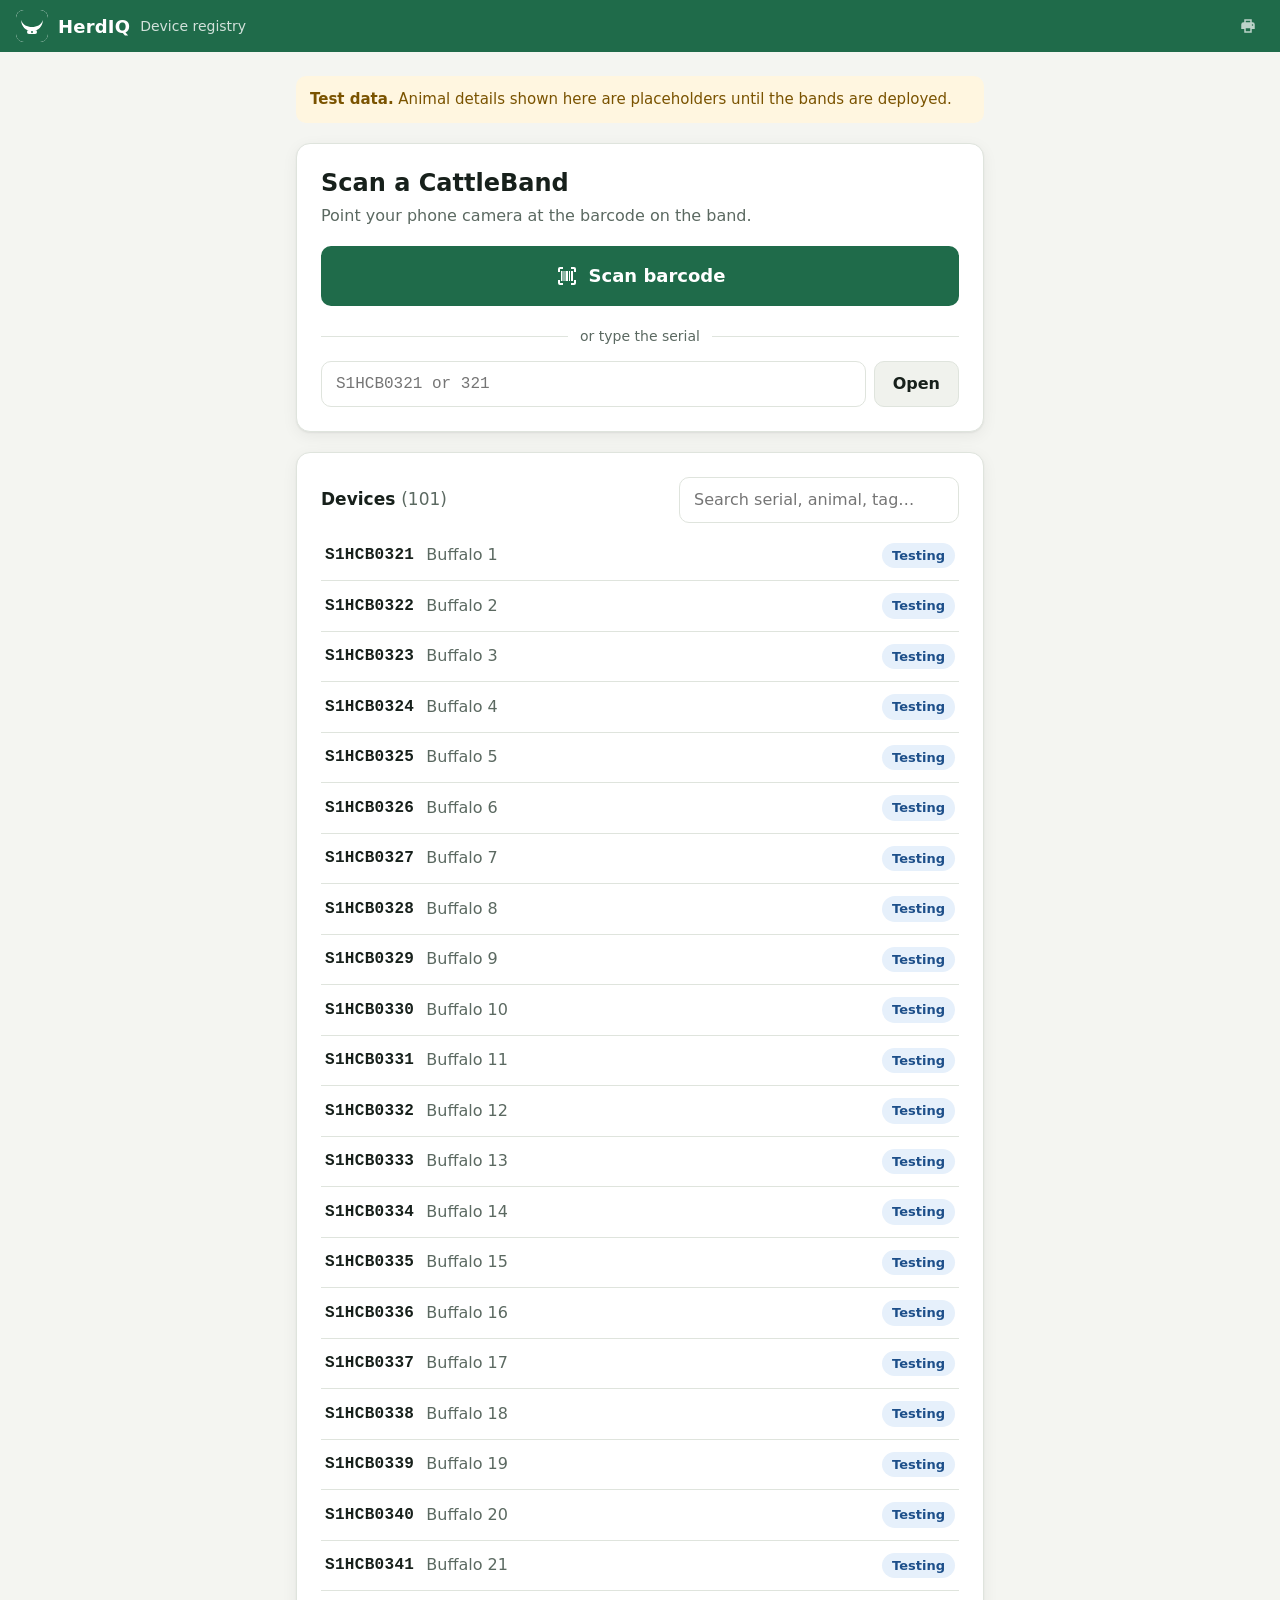
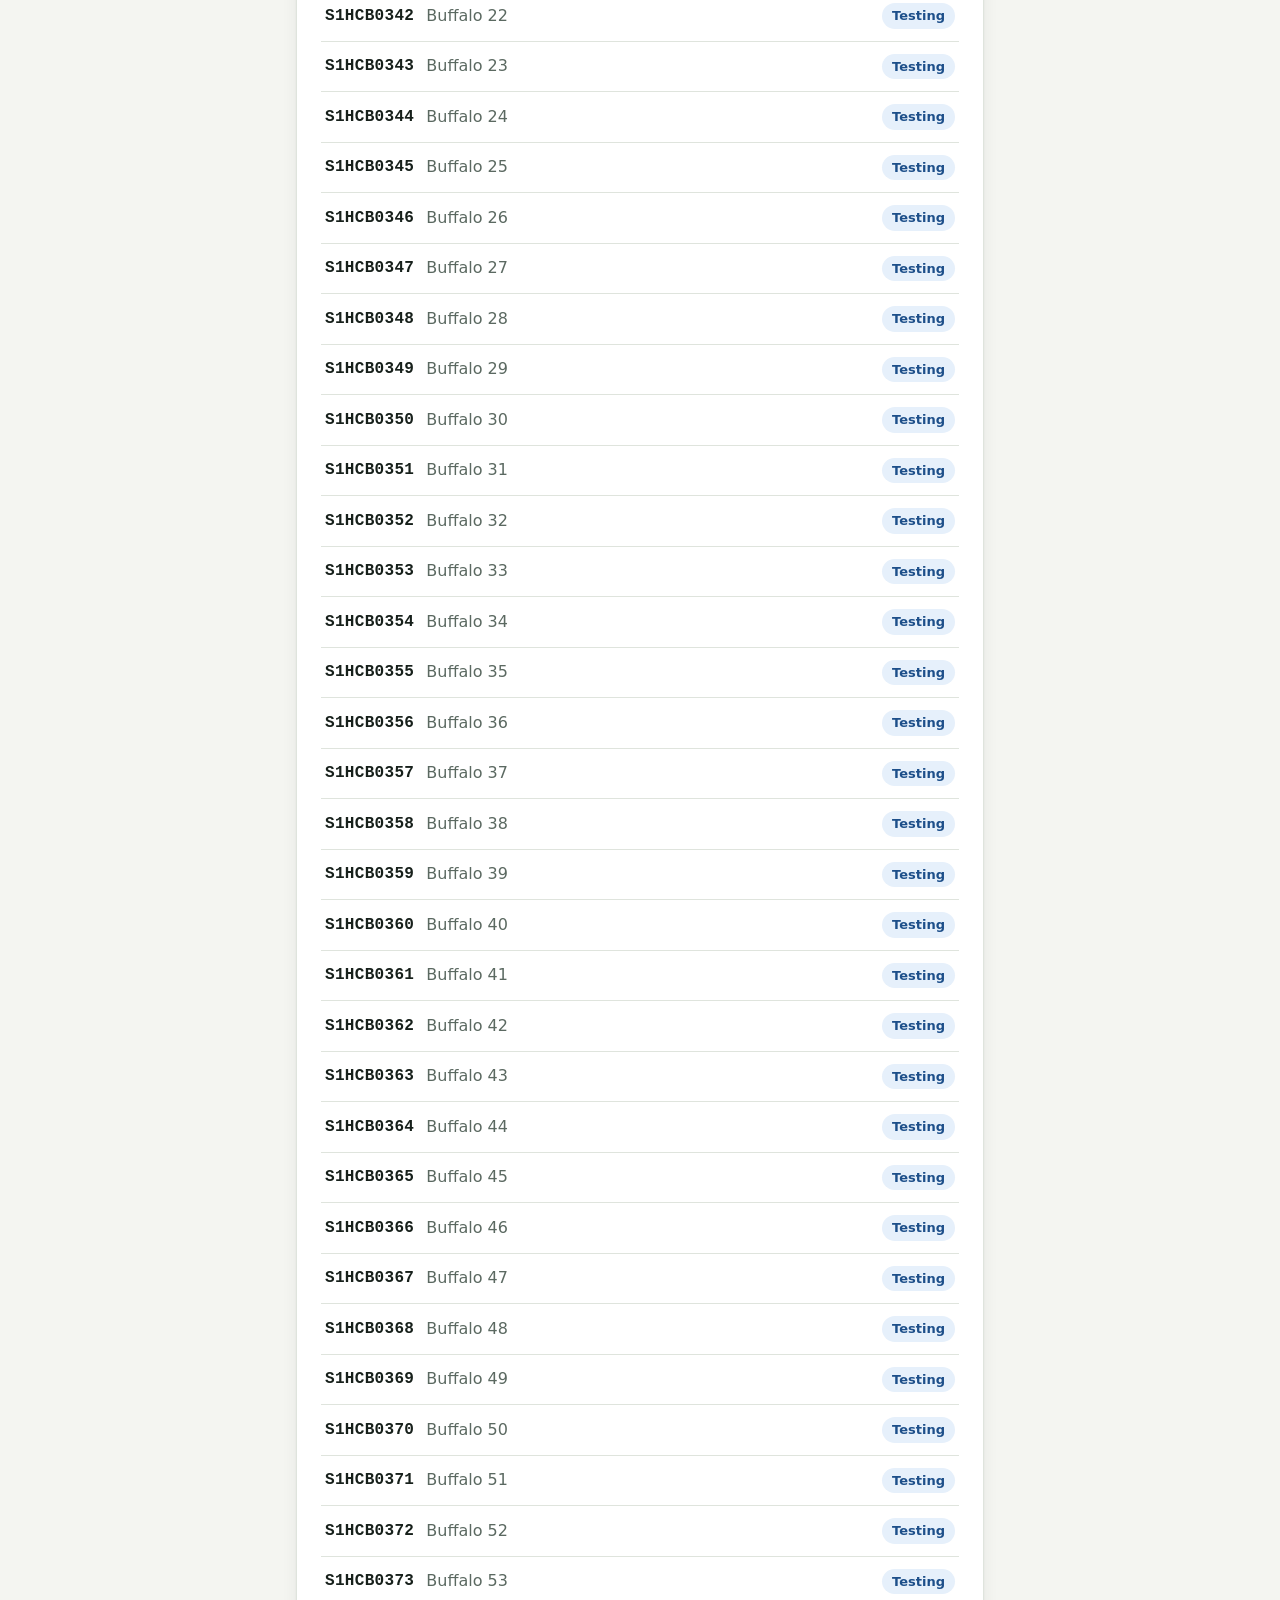
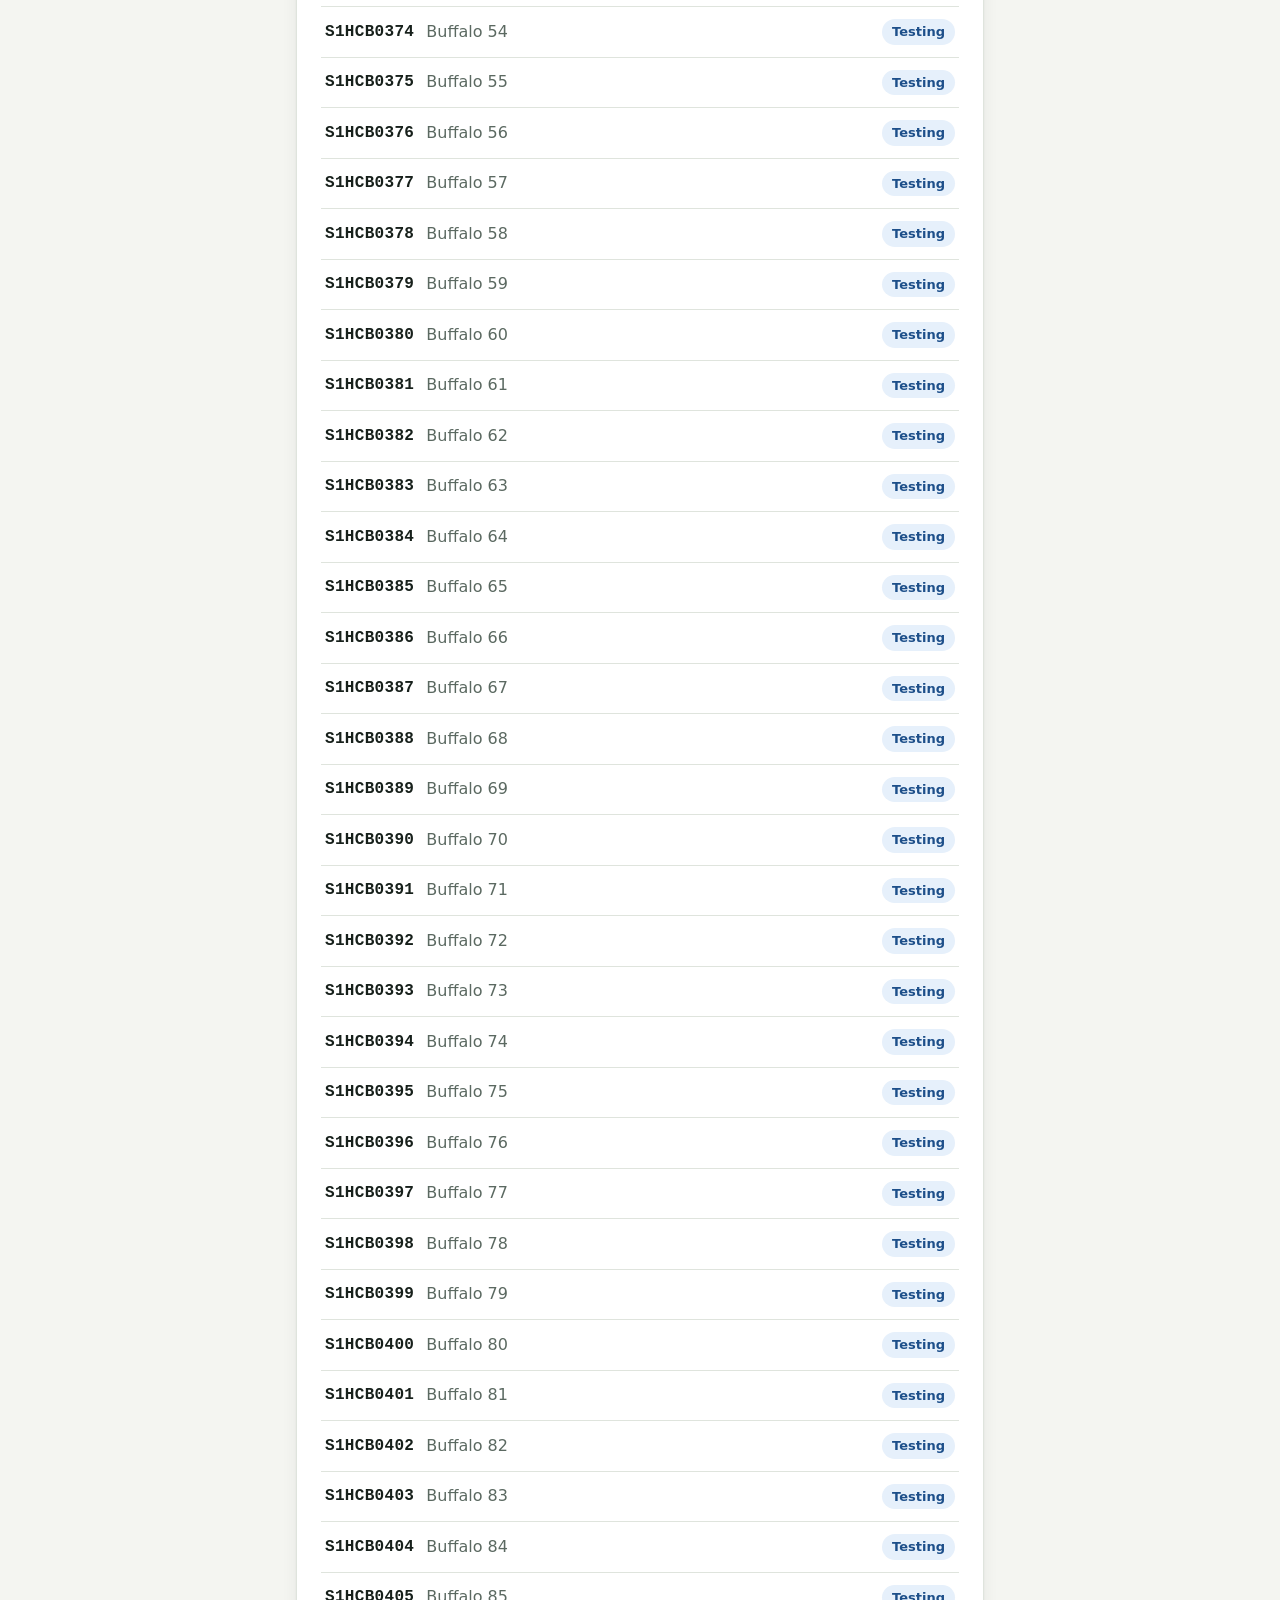
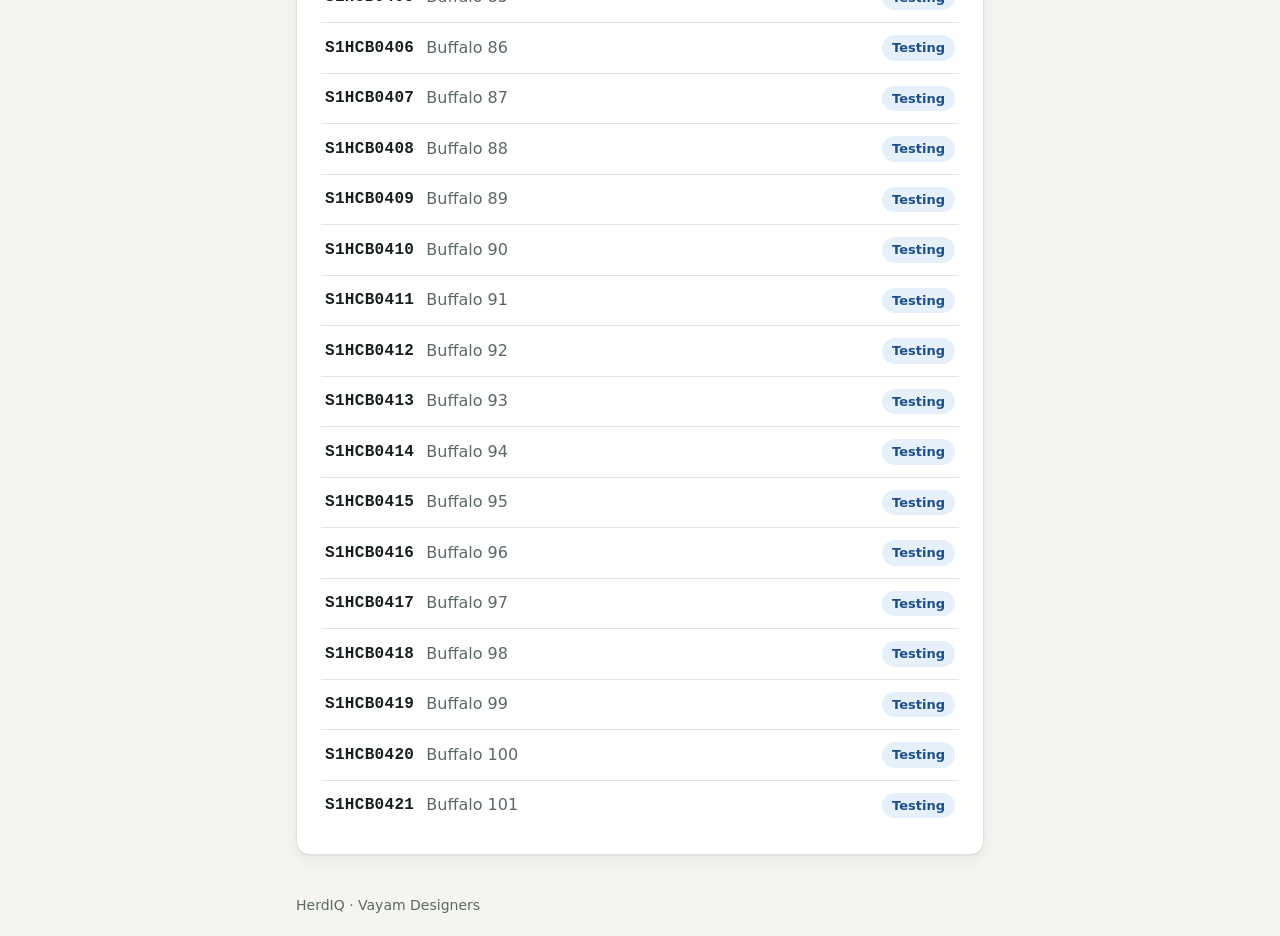
<file: site/index.html>
<!doctype html>
<html lang="en">
<head>
  <meta charset="utf-8">
  <meta name="viewport" content="width=device-width, initial-scale=1, viewport-fit=cover">
  <title>HerdIQ · Device Registry</title>
  <meta name="description" content="Scan a HerdIQ CattleBand to see the device and the animal it is fitted to.">
  <meta name="theme-color" content="#1f6b4a">
  <link rel="icon" href="assets/img/icon.svg" type="image/svg+xml">
  <link rel="apple-touch-icon" href="assets/img/icon-192.png">
  <link rel="manifest" href="manifest.webmanifest">
  <link rel="stylesheet" href="assets/css/app.css">
  <script src="assets/js/config.js"></script>
  <script src="assets/js/serial.js" defer></script>
  <script src="assets/js/ui.js" defer></script>
  <script src="assets/js/data.js" defer></script>
  <script src="assets/js/scanner.js" defer></script>
  <script src="assets/js/home.js" defer></script>
</head>
<body>
  <header class="topbar">
    <a class="brand" href="./">
      <img src="assets/img/icon.svg" alt="" width="32" height="32">
      <span class="brand__name">HerdIQ</span>
      <span class="brand__sub">Device registry</span>
    </a>
    <a class="topbar__tool" href="labels/" title="Print labels" aria-label="Print labels">
      <svg aria-hidden="true" viewBox="0 0 24 24" width="18" height="18"><path fill="currentColor" d="M7 3h10v4h1a3 3 0 0 1 3 3v6h-4v5H7v-5H3v-6a3 3 0 0 1 3-3h1V3Zm2 2v2h6V5H9Zm0 10v4h6v-4H9Zm9-5.5a1 1 0 1 0 0 2 1 1 0 0 0 0-2Z"/></svg>
    </a>
  </header>

  <main class="container">
    <div class="banner" id="test-banner" hidden>
      <strong>Test data.</strong> Animal details shown here are placeholders until the bands are deployed.
    </div>

    <section class="card card--hero" aria-labelledby="scan-title">
      <h1 id="scan-title" class="hero__title">Scan a CattleBand</h1>
      <p class="hero__text">Point your phone camera at the barcode on the band.</p>
      <button type="button" class="btn btn--primary btn--xl" id="scan-btn">
        <svg aria-hidden="true" viewBox="0 0 24 24" width="24" height="24"><path fill="currentColor" d="M3 5a2 2 0 0 1 2-2h3v2H5v3H3V5Zm13-2h3a2 2 0 0 1 2 2v3h-2V5h-3V3ZM3 16h2v3h3v2H5a2 2 0 0 1-2-2v-3Zm16 0h2v3a2 2 0 0 1-2 2h-3v-2h3v-3ZM6 7h1.5v10H6V7Zm2.5 0h1v10h-1V7Zm2 0H13v10h-2.5V7Zm3.5 0h1v10h-1V7Zm2 0h2v10h-2V7Z"/></svg>
        Scan barcode
      </button>

      <div class="divider"><span>or type the serial</span></div>

      <form class="serial-form" id="serial-form" novalidate>
        <label class="visually-hidden" for="serial-input">Serial number</label>
        <input class="input input--mono" id="serial-input" name="serial" type="text"
               inputmode="text" autocomplete="off" autocapitalize="characters" spellcheck="false"
               placeholder="S1HCB0321 or 321" maxlength="40">
        <button type="submit" class="btn btn--secondary">Open</button>
      </form>
      <p class="form-error" id="serial-error" role="alert" hidden></p>
    </section>

    <section class="card" aria-labelledby="list-title">
      <div class="list-head">
        <h2 id="list-title" class="section-title">Devices <span class="count" id="device-count"></span></h2>
        <label class="visually-hidden" for="filter-input">Search devices</label>
        <input class="input input--search" id="filter-input" type="search" placeholder="Search serial, animal, tag…" autocomplete="off">
      </div>
      <div id="device-list" class="device-list" aria-live="polite">
        <p class="muted">Loading devices…</p>
      </div>
    </section>
  </main>

  <footer class="footer">
    <span>HerdIQ · Vayam Designers</span>
  </footer>

  <!-- Full-screen camera scanner -->
  <div class="scanner" id="scanner" role="dialog" aria-modal="true" aria-label="Barcode scanner" hidden>
    <video class="scanner__video" id="scanner-video" playsinline muted></video>
    <div class="scanner__mask">
      <div class="scanner__guide" id="scanner-guide"><span class="scanner__laser"></span></div>
    </div>
    <div class="scanner__top">
      <button type="button" class="icon-btn" id="scanner-close" aria-label="Close scanner">
        <svg aria-hidden="true" viewBox="0 0 24 24" width="24" height="24"><path fill="currentColor" d="M18.3 5.7 12 12l6.3 6.3-1.4 1.4L10.6 13.4 4.3 19.7 2.9 18.3 9.2 12 2.9 5.7 4.3 4.3l6.3 6.3 6.3-6.3 1.4 1.4Z"/></svg>
      </button>
      <button type="button" class="icon-btn" id="scanner-torch" aria-label="Toggle flashlight" aria-pressed="false" hidden>
        <svg aria-hidden="true" viewBox="0 0 24 24" width="24" height="24"><path fill="currentColor" d="M7 2h10v4l-3 4v12h-4V10L7 6V2Zm2 2v1.3l3 4 3-4V4H9Z"/></svg>
      </button>
    </div>
    <div class="scanner__bottom">
      <p class="scanner__hint" id="scanner-hint">Starting camera…</p>
      <div class="scanner__error" id="scanner-error" hidden>
        <p id="scanner-error-text"></p>
        <div class="scanner__actions">
          <button type="button" class="btn btn--primary" id="scanner-retry">Try again</button>
          <button type="button" class="btn btn--ghost" id="scanner-type">Type serial</button>
        </div>
      </div>
    </div>
  </div>
</body>
</html>
</file>
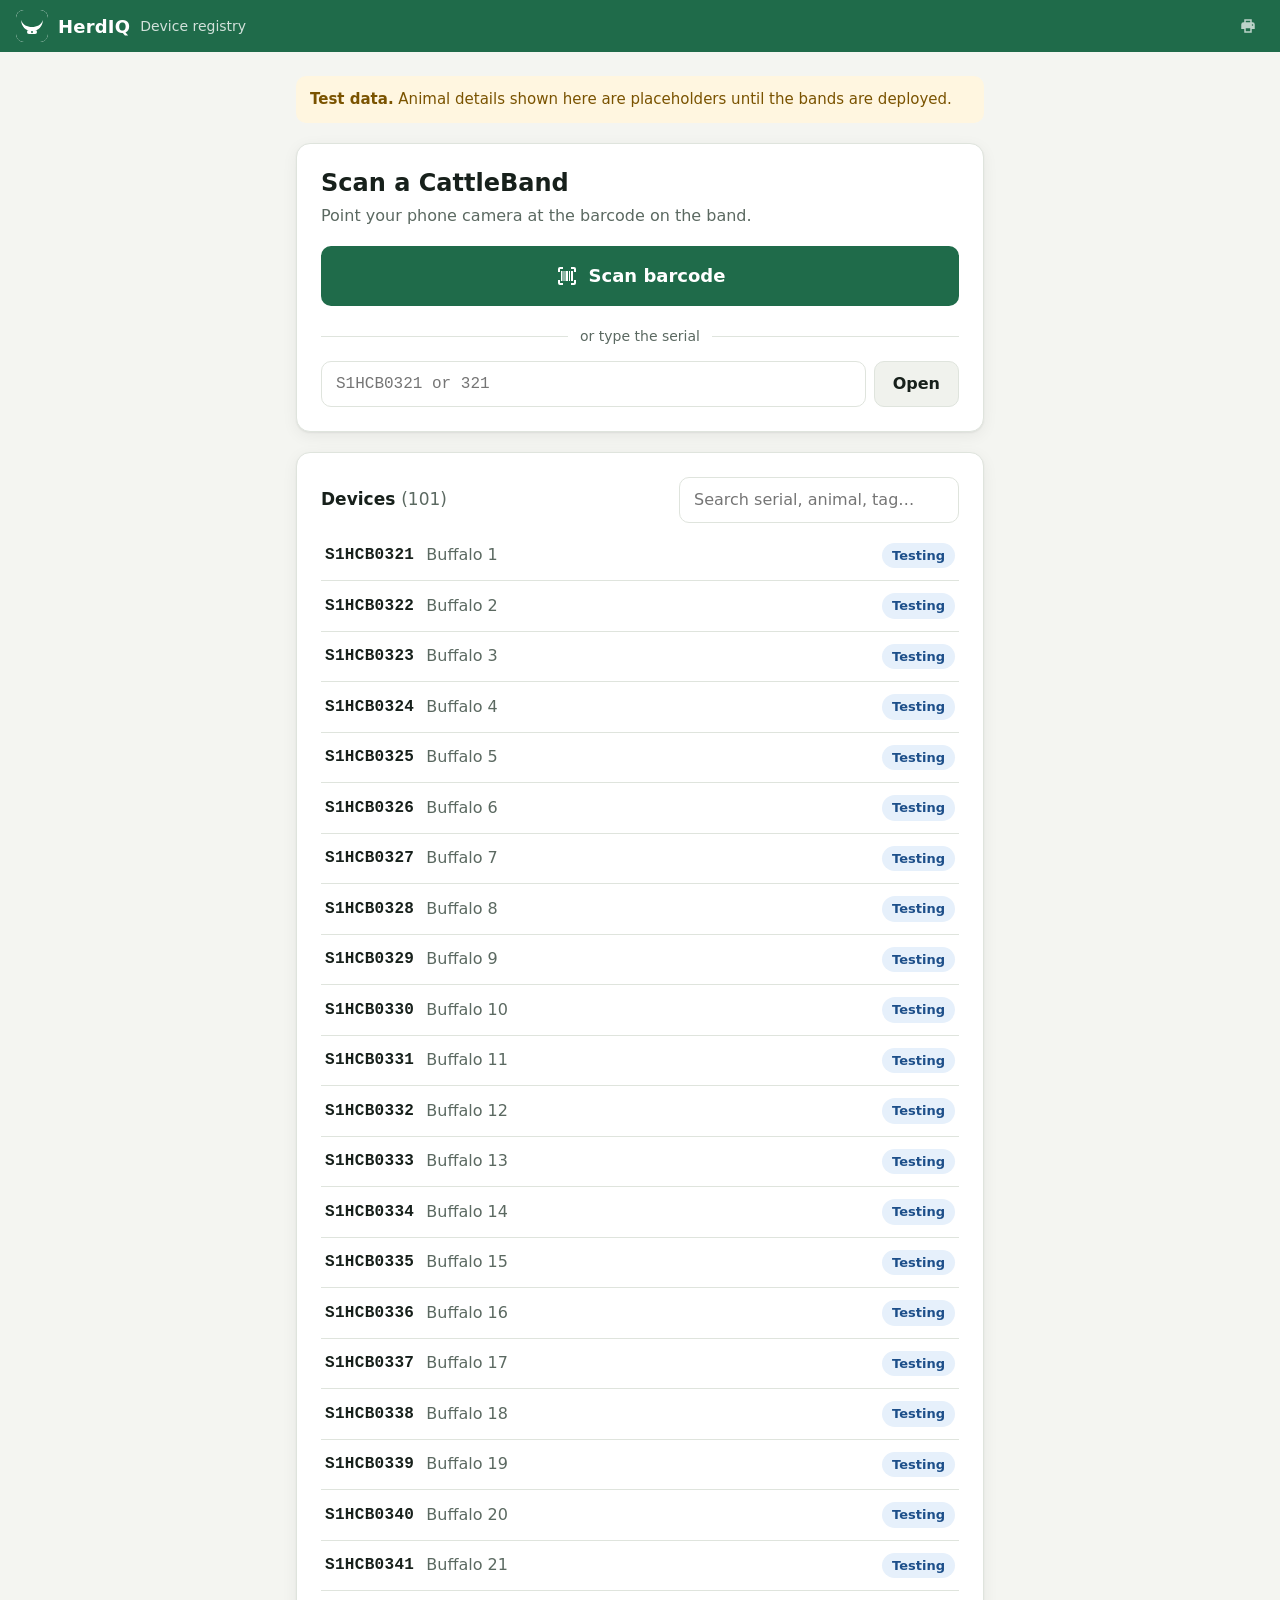
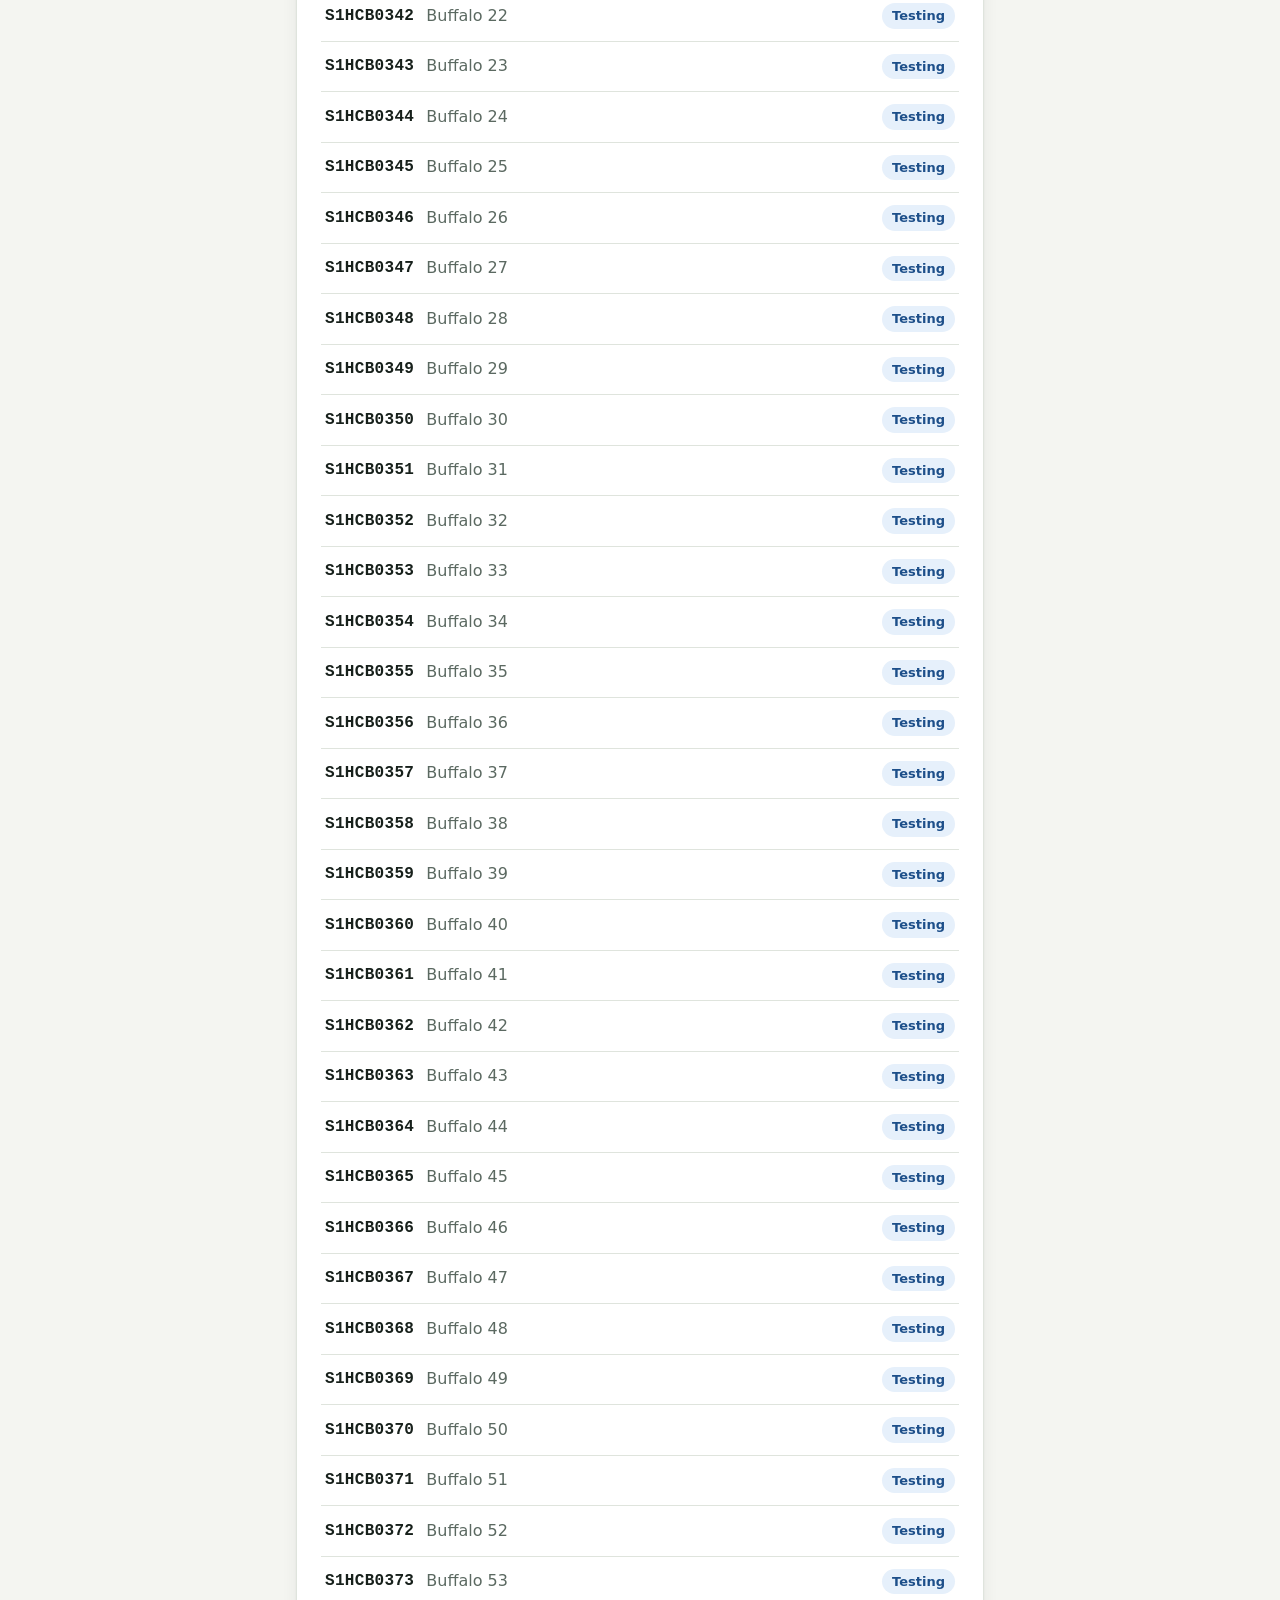
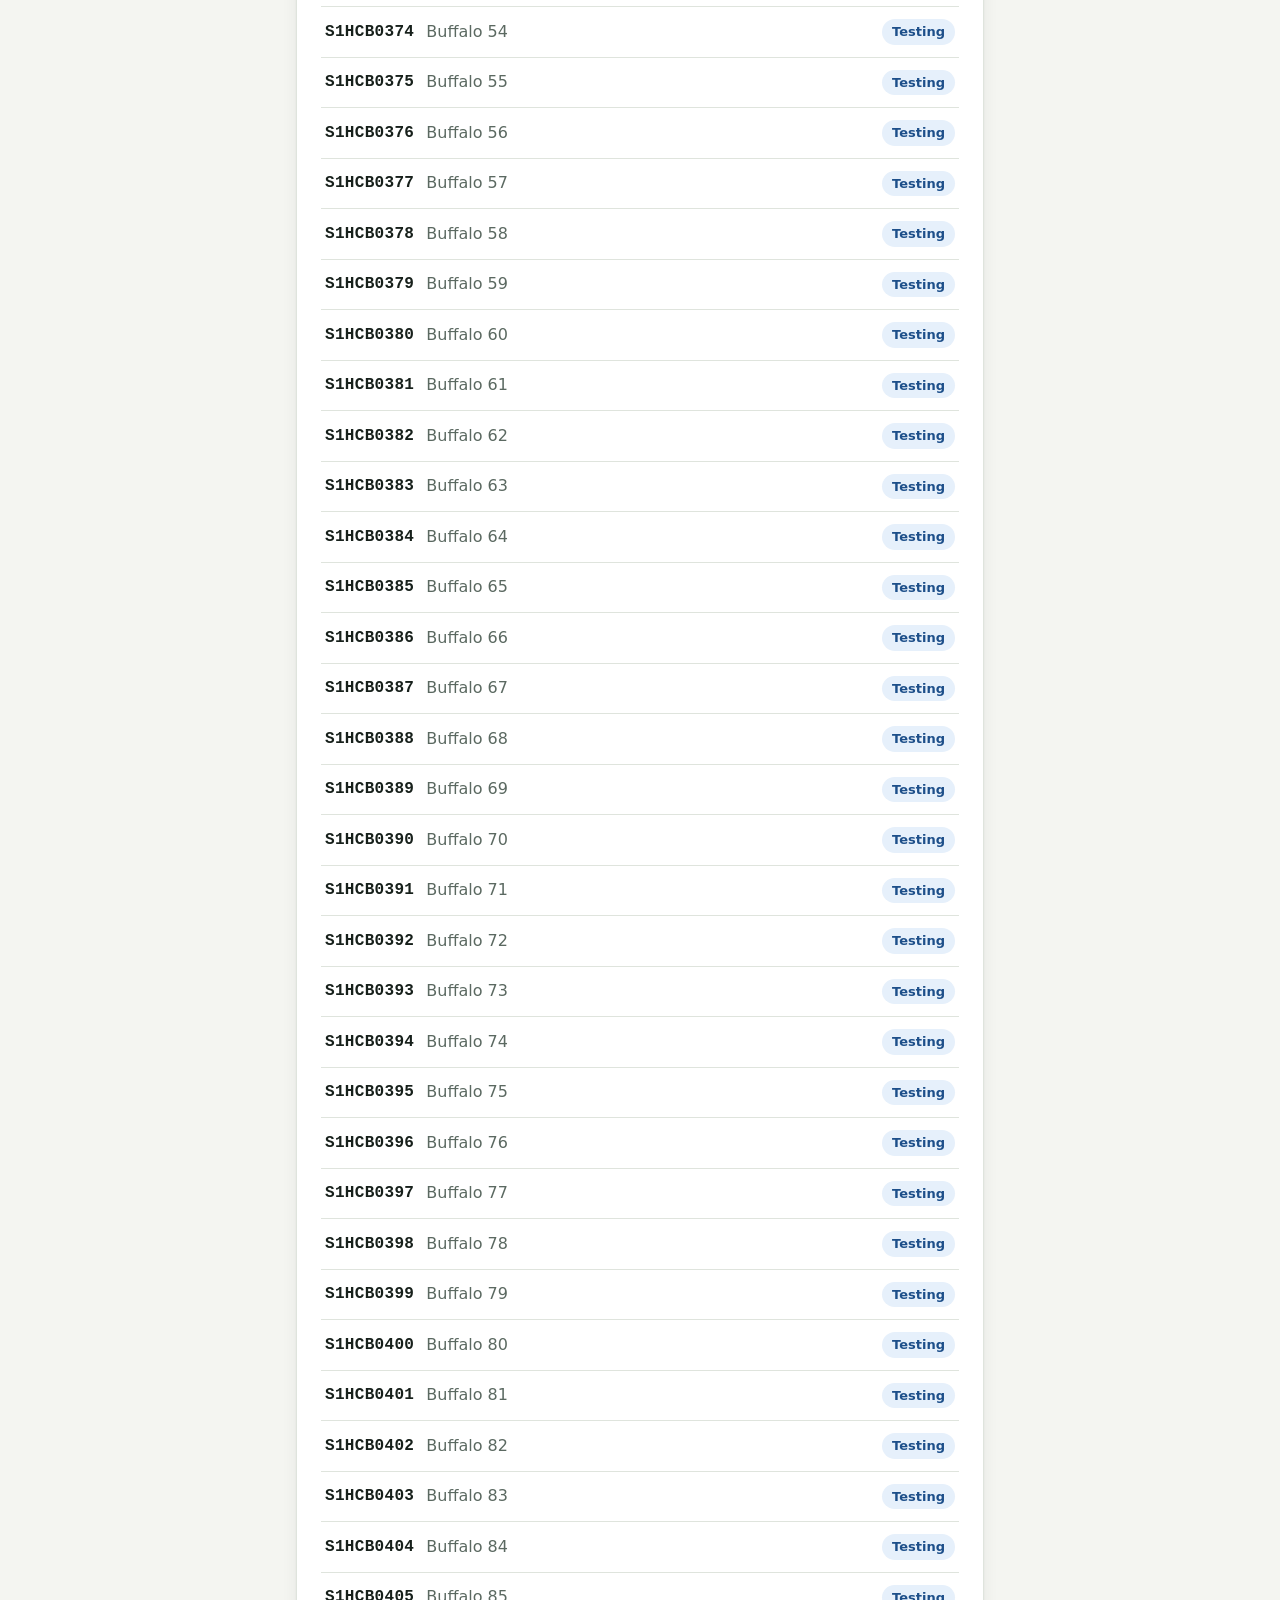
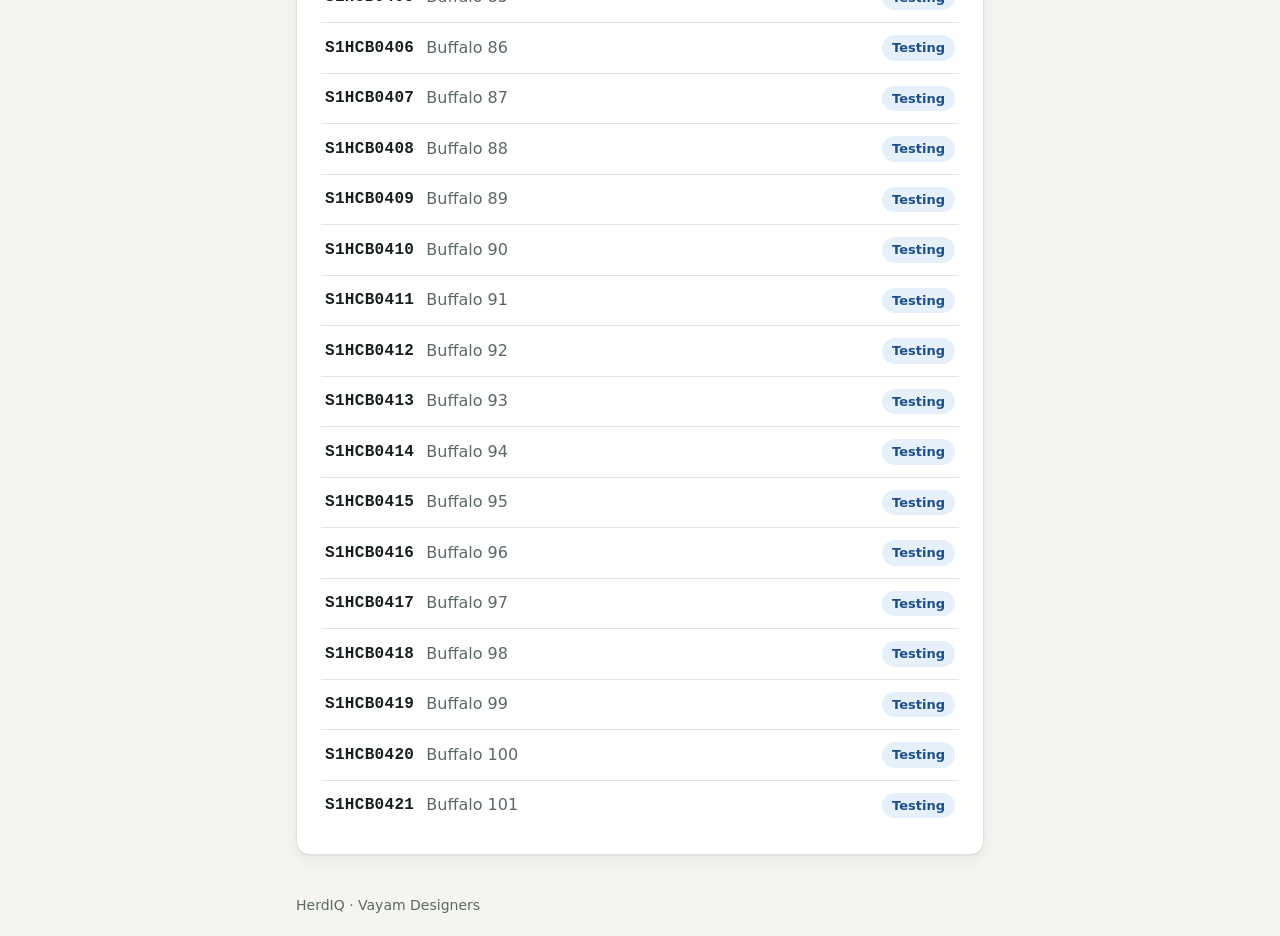
<file: site/device.html>
<!doctype html>
<html lang="en">
<head>
  <meta charset="utf-8">
  <meta name="viewport" content="width=device-width, initial-scale=1, viewport-fit=cover">
  <title>Device · HerdIQ</title>
  <meta name="theme-color" content="#1f6b4a">
  <meta name="robots" content="noindex">
  <link rel="icon" href="assets/img/icon.svg" type="image/svg+xml">
  <link rel="apple-touch-icon" href="assets/img/icon-192.png">
  <link rel="manifest" href="manifest.webmanifest">
  <link rel="stylesheet" href="assets/css/app.css">
  <script src="assets/js/config.js"></script>
  <script src="assets/js/serial.js" defer></script>
  <script src="assets/js/ui.js" defer></script>
  <script src="assets/js/data.js" defer></script>
  <script src="assets/js/device.js" defer></script>
</head>
<body>
  <header class="topbar">
    <a class="brand" href="./">
      <img src="assets/img/icon.svg" alt="" width="32" height="32">
      <span class="brand__name">HerdIQ</span>
      <span class="brand__sub">Device registry</span>
    </a>
    <a class="btn btn--small btn--on-brand" href="./#scan">Scan next</a>
  </header>

  <main class="container" id="content" aria-live="polite">
    <div class="card skeleton" aria-hidden="true">
      <div class="skeleton__line skeleton__line--lg"></div>
      <div class="skeleton__line"></div>
      <div class="skeleton__line skeleton__line--sm"></div>
    </div>
  </main>

  <footer class="footer">
    <a href="./">All devices</a>
    <span>HerdIQ · Vayam Designers</span>
  </footer>
</body>
</html>
</file>
<file: site/assets/css/app.css>
/* HerdIQ — mobile-first stylesheet. No external fonts or frameworks. */

:root {
  --brand: #1f6b4a;
  --brand-strong: #17553a;
  --brand-ink: #ffffff;
  --bg: #f4f5f1;
  --surface: #ffffff;
  --surface-2: #f0f2ed;
  --text: #17201b;
  --muted: #5b6961;
  --border: #dfe4dd;
  --focus: #2f8f63;
  --danger: #b42318;
  --danger-bg: #fdecea;
  --warn-bg: #fff6e0;
  --warn-ink: #7a5300;
  --info-bg: #e6f0fb;
  --info-ink: #1d4f8a;
  --ok-bg: #e3f4ea;
  --ok-ink: #17643f;
  --neutral-bg: #eceee9;
  --neutral-ink: #3c4842;

  --radius: 14px;
  --radius-sm: 10px;
  --shadow: 0 1px 2px rgb(16 24 20 / 6%), 0 4px 16px rgb(16 24 20 / 6%);
  --font: system-ui, -apple-system, "Segoe UI", Roboto, "Helvetica Neue", Arial, sans-serif;
  --mono: ui-monospace, "SF Mono", "Cascadia Mono", Menlo, Consolas, "Liberation Mono", monospace;
  color-scheme: light;
}

@media (prefers-color-scheme: dark) {
  :root {
    --brand: #2f8f63;
    --brand-strong: #3fa776;
    --bg: #0e1310;
    --surface: #161d19;
    --surface-2: #1c2520;
    --text: #e6ede8;
    --muted: #97a59d;
    --border: #2a352f;
    --focus: #5cc895;
    --danger: #ff8a80;
    --danger-bg: #3a1714;
    --warn-bg: #3a2d0c;
    --warn-ink: #f3cf77;
    --info-bg: #13283f;
    --info-ink: #9cc6f5;
    --ok-bg: #113022;
    --ok-ink: #8fe0b5;
    --neutral-bg: #222b26;
    --neutral-ink: #c2cdc6;
    --shadow: none;
    color-scheme: dark;
  }
}

*, *::before, *::after { box-sizing: border-box; }

html { -webkit-text-size-adjust: 100%; }

body {
  margin: 0;
  min-height: 100vh;
  display: flex;
  flex-direction: column;
  background: var(--bg);
  color: var(--text);
  font: 16px/1.5 var(--font);
  -webkit-font-smoothing: antialiased;
}
body.no-scroll { overflow: hidden; }

a { color: var(--brand); }
:focus-visible { outline: 3px solid var(--focus); outline-offset: 2px; }
[hidden] { display: none !important; }

.mono { font-family: var(--mono); letter-spacing: 0.02em; }
.muted { color: var(--muted); }
.small { font-size: 0.875rem; }
.visually-hidden {
  position: absolute !important; width: 1px; height: 1px; padding: 0; margin: -1px;
  overflow: hidden; clip: rect(0 0 0 0); white-space: nowrap; border: 0;
}

/* ── Layout ─────────────────────────────────────────────────────────────── */
.topbar {
  position: sticky; top: 0; z-index: 10;
  display: flex; align-items: center; justify-content: space-between; gap: 12px;
  padding: calc(10px + env(safe-area-inset-top)) 16px 10px;
  background: var(--brand);
  color: var(--brand-ink);
}
.brand { display: flex; align-items: center; gap: 10px; color: inherit; text-decoration: none; min-width: 0; }
.brand img { border-radius: 8px; background: #fff; flex: none; }
.brand__name { font-weight: 700; font-size: 1.125rem; letter-spacing: 0.01em; }
.brand__sub { opacity: 0.8; font-size: 0.875rem; white-space: nowrap; overflow: hidden; text-overflow: ellipsis; }

/* Small, deliberately quiet entry point to the staff-only label tool. */
.topbar__tool {
  display: grid; place-items: center; flex: none;
  width: 32px; height: 32px; border-radius: 8px;
  color: rgb(255 255 255 / 70%); text-decoration: none;
}
.topbar__tool:hover, .topbar__tool:focus-visible { color: #fff; background: rgb(255 255 255 / 12%); }

.container {
  width: 100%; max-width: 720px; margin: 0 auto;
  padding: 16px 16px 24px;
  display: grid; gap: 16px; align-content: start;
  flex: 1;
}

.footer {
  display: flex; justify-content: space-between; gap: 12px; flex-wrap: wrap;
  max-width: 720px; width: 100%; margin: 0 auto;
  padding: 16px 16px calc(20px + env(safe-area-inset-bottom));
  color: var(--muted); font-size: 0.875rem;
}

/* ── Cards ──────────────────────────────────────────────────────────────── */
.card {
  background: var(--surface);
  border: 1px solid var(--border);
  border-radius: var(--radius);
  padding: 20px;
  box-shadow: var(--shadow);
  min-width: 0;
}
.card--hero { padding: 24px 20px; }
.section-title { margin: 0 0 14px; font-size: 1.0625rem; font-weight: 650; }
.eyebrow { margin: 0; font-size: 0.8125rem; font-weight: 600; color: var(--muted); text-transform: uppercase; letter-spacing: 0.06em; }

.banner {
  padding: 12px 14px; border-radius: var(--radius-sm);
  background: var(--warn-bg); color: var(--warn-ink); font-size: 0.9375rem;
}

/* ── Home hero ──────────────────────────────────────────────────────────── */
.hero__title { margin: 0; font-size: 1.5rem; line-height: 1.25; }
.hero__text { margin: 6px 0 18px; color: var(--muted); }

.divider { display: flex; align-items: center; gap: 12px; margin: 20px 0 14px; color: var(--muted); font-size: 0.875rem; }
.divider::before, .divider::after { content: ""; flex: 1; height: 1px; background: var(--border); }

.serial-form { display: flex; gap: 8px; }
.serial-form .input { flex: 1; min-width: 0; }
.form-error { margin: 8px 0 0; color: var(--danger); font-size: 0.9375rem; }

/* ── Buttons & inputs ───────────────────────────────────────────────────── */
.btn {
  display: inline-flex; align-items: center; justify-content: center; gap: 10px;
  min-height: 46px; padding: 0 18px;
  border: 1px solid transparent; border-radius: var(--radius-sm);
  font: 600 1rem/1 var(--font); text-decoration: none; cursor: pointer;
  -webkit-tap-highlight-color: transparent;
  transition: background-color .15s, border-color .15s, transform .05s;
}
.btn:active { transform: translateY(1px); }
.btn--primary { background: var(--brand); color: var(--brand-ink); }
.btn--primary:hover { background: var(--brand-strong); }
.btn--secondary { background: var(--surface-2); color: var(--text); border-color: var(--border); }
.btn--secondary:hover { border-color: var(--muted); }
.btn--ghost { background: transparent; color: var(--brand); border-color: var(--border); }
.btn--xl { width: 100%; min-height: 60px; font-size: 1.125rem; }
.btn--small { min-height: 36px; padding: 0 14px; font-size: 0.9375rem; }
.btn--on-brand { background: rgb(255 255 255 / 16%); color: #fff; border-color: rgb(255 255 255 / 35%); flex: none; }

.input {
  min-height: 46px; padding: 0 14px;
  border: 1px solid var(--border); border-radius: var(--radius-sm);
  background: var(--surface); color: var(--text);
  font: 1rem var(--font);
}
.input--mono { font-family: var(--mono); text-transform: uppercase; letter-spacing: 0.04em; }
.input--mono::placeholder { text-transform: none; letter-spacing: 0; }
.input:focus { outline: none; border-color: var(--focus); box-shadow: 0 0 0 3px rgb(47 143 99 / 25%); }
.input[aria-invalid="true"] { border-color: var(--danger); }

/* ── Device list ────────────────────────────────────────────────────────── */
.list-head { display: grid; gap: 10px; margin-bottom: 8px; }
.list-head .section-title { margin: 0; }
.count { color: var(--muted); font-weight: 500; }
.input--search { width: 100%; }

.device-list { display: grid; }
.device-row {
  display: grid; grid-template-columns: auto 1fr auto; align-items: center; gap: 12px;
  padding: 12px 4px; border-bottom: 1px solid var(--border);
  color: var(--text); text-decoration: none;
}
.device-row:last-child { border-bottom: 0; }
.device-row:hover { background: var(--surface-2); }
.device-row__serial { font-weight: 600; }
.device-row__animal { color: var(--muted); overflow: hidden; text-overflow: ellipsis; white-space: nowrap; }

/* ── Pills ──────────────────────────────────────────────────────────────── */
.pill {
  display: inline-block; padding: 3px 10px; border-radius: 999px;
  font-size: 0.8125rem; font-weight: 600; white-space: nowrap;
  background: var(--neutral-bg); color: var(--neutral-ink);
}
.pill--info { background: var(--info-bg); color: var(--info-ink); }
.pill--ok { background: var(--ok-bg); color: var(--ok-ink); }
.pill--warn { background: var(--warn-bg); color: var(--warn-ink); }
.pill--muted { opacity: 0.7; }

/* ── Device page ────────────────────────────────────────────────────────── */
.device-hero__top { display: flex; align-items: center; justify-content: space-between; gap: 12px; }
.serial-title { margin: 8px 0 4px; font-size: clamp(1.75rem, 8vw, 2.5rem); line-height: 1.1; word-break: break-all; }
.device-hero__animal { margin: 0; font-size: 1.0625rem; }

.fields { display: grid; grid-template-columns: repeat(2, minmax(0, 1fr)); gap: 14px 16px; margin: 0; }
.field { min-width: 0; }
.field--wide { grid-column: 1 / -1; }
.field dt { font-size: 0.8125rem; color: var(--muted); }
.field dd { margin: 2px 0 0; font-weight: 600; overflow-wrap: anywhere; }

.metrics { display: grid; grid-template-columns: repeat(3, minmax(0, 1fr)); gap: 10px; }
.metric {
  display: grid; gap: 2px; padding: 12px;
  background: var(--surface-2); border-radius: var(--radius-sm);
}
.metric__label { font-size: 0.75rem; color: var(--muted); }
.metric__value { font-size: 1.375rem; font-weight: 700; font-variant-numeric: tabular-nums; }
.metric__value small { font-size: 0.8125rem; font-weight: 600; color: var(--muted); margin-left: 2px; }
.metric__hint { font-size: 0.75rem; color: var(--muted); }
.metrics + p { margin: 12px 0 0; }

.notes { margin: 0; white-space: pre-wrap; }

.actions { display: flex; flex-wrap: wrap; gap: 10px; margin-top: 16px; }
.actions--page { margin-top: 0; }
.actions--page .btn { flex: 1 1 200px; }

.state__title { margin: 0 0 6px; font-size: 1.25rem; }
.state--error p { color: var(--danger); }

/* Loading skeleton */
.skeleton { display: grid; gap: 12px; }
.skeleton__line { height: 16px; border-radius: 6px; background: var(--surface-2); animation: pulse 1.2s ease-in-out infinite; }
.skeleton__line--lg { height: 34px; width: 70%; }
.skeleton__line--sm { width: 40%; }
@keyframes pulse { 50% { opacity: 0.5; } }

/* ── Scanner overlay ────────────────────────────────────────────────────── */
.scanner { position: fixed; inset: 0; z-index: 100; background: #000; color: #fff; }
.scanner__video { position: absolute; inset: 0; width: 100%; height: 100%; object-fit: cover; }
.scanner__mask { position: absolute; inset: 0; display: grid; place-items: center; pointer-events: none; }
.scanner__guide {
  position: relative;
  width: min(86vw, 520px); aspect-ratio: 2.4 / 1;
  border-radius: 12px;
  box-shadow: 0 0 0 200vmax rgb(0 0 0 / 55%);
  outline: 3px solid rgb(255 255 255 / 90%);
}
.scanner__laser {
  position: absolute; left: 6%; right: 6%; top: 50%; height: 2px;
  background: #ff3b30; box-shadow: 0 0 8px #ff3b30;
  animation: laser 1.6s ease-in-out infinite;
}
.scanner[data-state="starting"] .scanner__laser,
.scanner[data-state="error"] .scanner__laser { display: none; }
@keyframes laser { 0%, 100% { transform: translateY(-28px); } 50% { transform: translateY(28px); } }
@media (prefers-reduced-motion: reduce) { .scanner__laser, .skeleton__line { animation: none; } }

.scanner__top {
  position: absolute; top: 0; left: 0; right: 0;
  display: flex; justify-content: space-between;
  padding: calc(12px + env(safe-area-inset-top)) 12px 12px;
}
.icon-btn {
  display: grid; place-items: center; width: 48px; height: 48px;
  border: 0; border-radius: 50%;
  background: rgb(0 0 0 / 45%); color: #fff; cursor: pointer;
}
.icon-btn[aria-pressed="true"] { background: #fff; color: #000; }
.scanner__bottom {
  position: absolute; left: 0; right: 0; bottom: 0;
  padding: 16px 20px calc(24px + env(safe-area-inset-bottom));
  text-align: center;
}
.scanner__hint { margin: 0; font-size: 1rem; text-shadow: 0 1px 3px rgb(0 0 0 / 70%); }
.scanner__error {
  max-width: 420px; margin: 0 auto; padding: 16px;
  background: rgb(20 20 20 / 92%); border-radius: var(--radius);
}
.scanner__error p { margin: 0 0 12px; }
.scanner__actions { display: flex; gap: 10px; justify-content: center; flex-wrap: wrap; }
.scanner__actions .btn--ghost { color: #fff; border-color: rgb(255 255 255 / 40%); }

/* ── Wider screens ──────────────────────────────────────────────────────── */
@media (min-width: 640px) {
  .container { padding-top: 24px; gap: 20px; }
  .card { padding: 24px; }
  .list-head { grid-template-columns: auto 1fr; align-items: center; }
  .input--search { justify-self: end; max-width: 280px; }
  .fields { grid-template-columns: repeat(3, minmax(0, 1fr)); }
}
@media (max-width: 360px) {
  .metrics { grid-template-columns: 1fr; }
  .brand__sub { display: none; }
}
</file>
